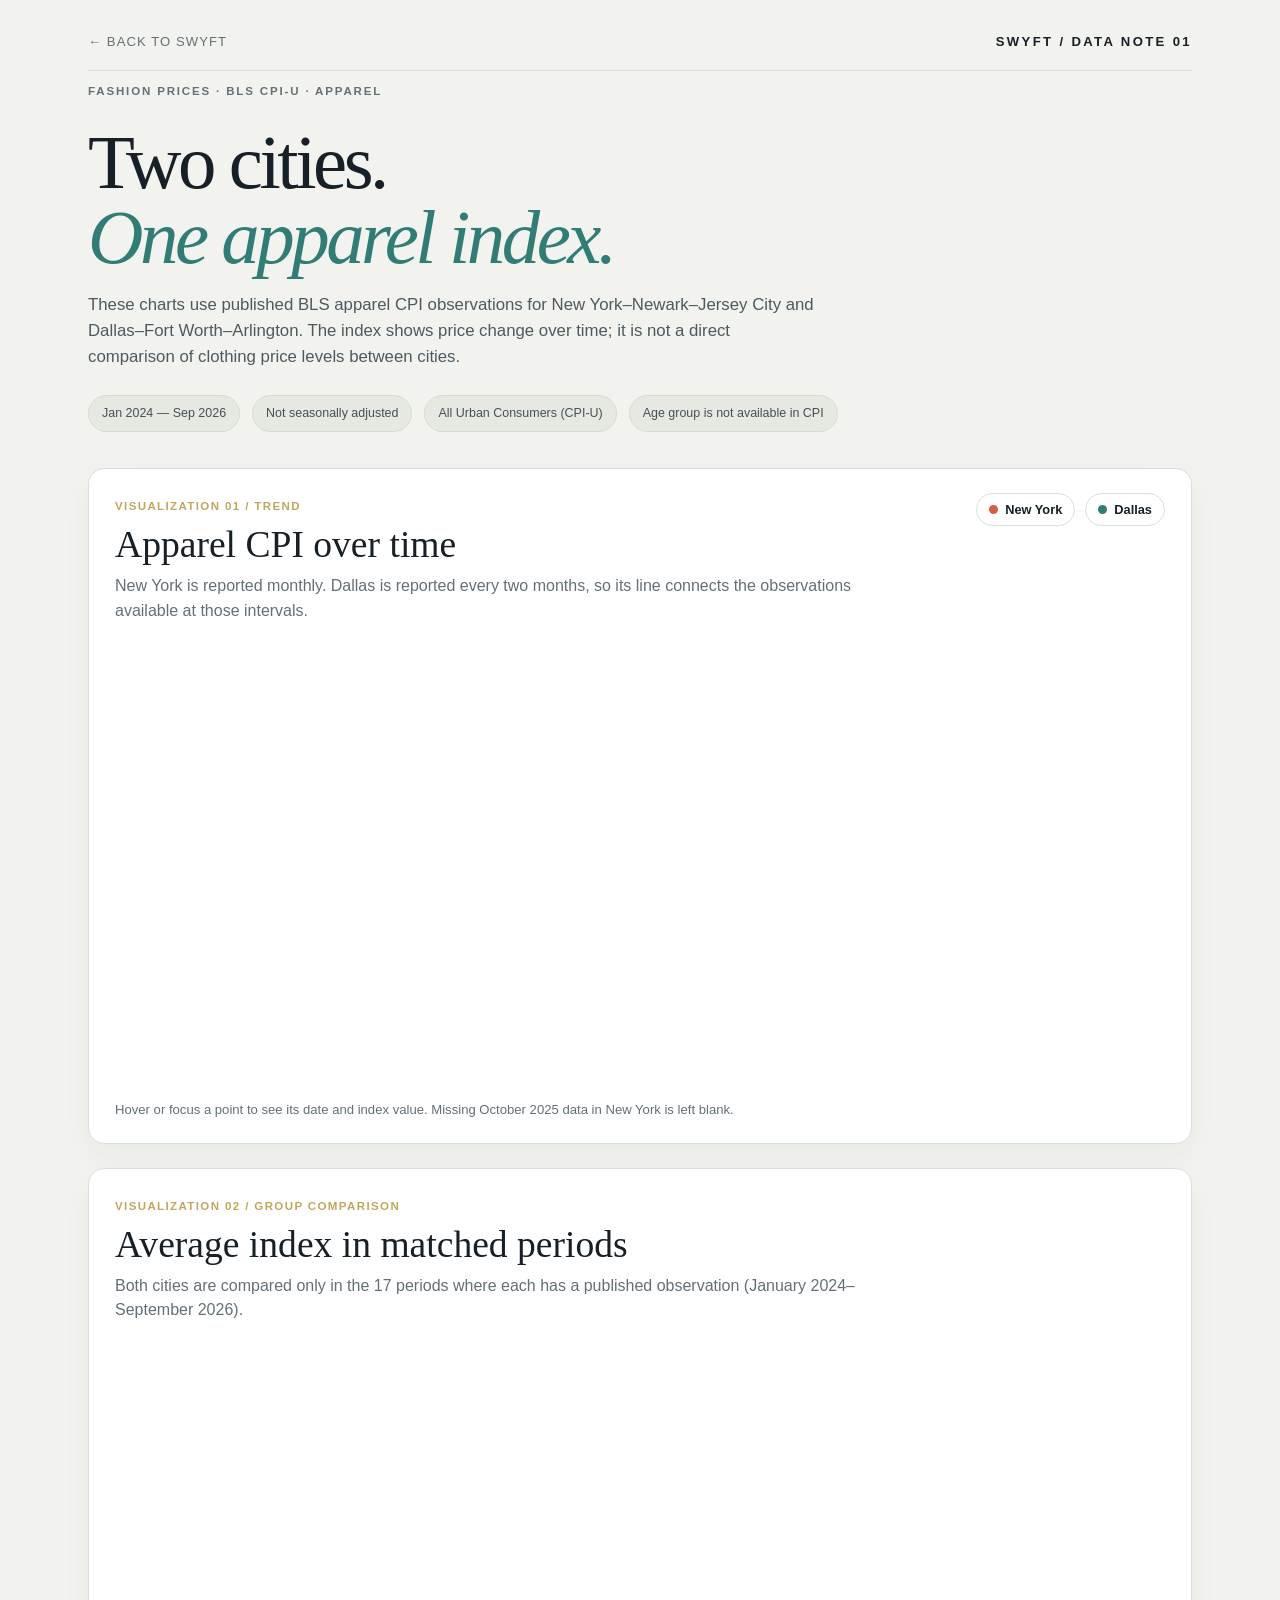
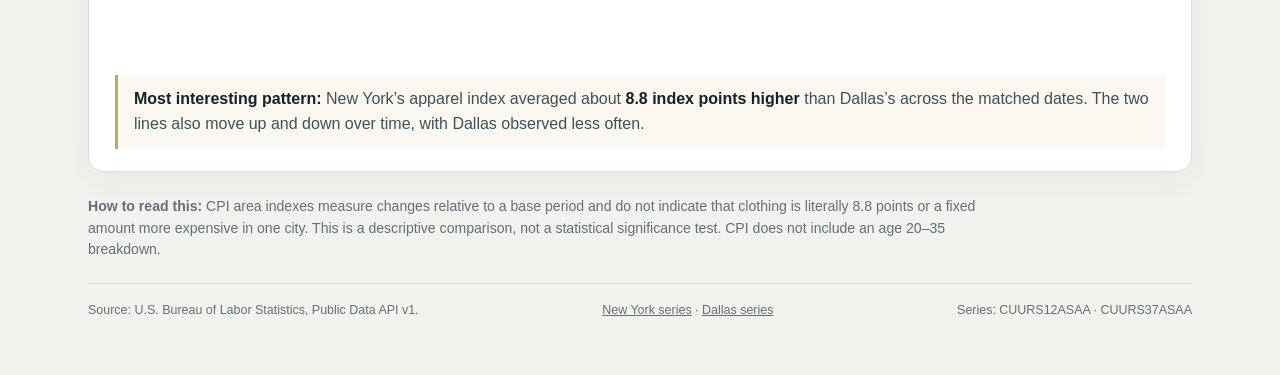
<file: cpi-visualizations.html>
<!doctype html>
<html lang="en">
<head>
  <meta charset="utf-8">
  <meta name="viewport" content="width=device-width, initial-scale=1">
  <meta name="description" content="Two charts comparing BLS apparel CPI observations for New York and Dallas, 2024–2026.">
  <title>Apparel CPI / New York + Dallas</title>
  <style>
    :root{color-scheme:light;--ink:#172026;--muted:#627078;--paper:#f2f3ee;--card:#fff;--line:#d9dfdc;--ny:#d35e42;--dal:#317c74;--accent:#c2a65f}
    *{box-sizing:border-box}
    body{margin:0;background:var(--paper);color:var(--ink);font:16px/1.55 "Segoe UI",Arial,sans-serif}
    a{color:inherit}
    .shell{max-width:1160px;margin:auto;padding:30px 28px 54px}
    header{display:flex;justify-content:space-between;align-items:center;border-bottom:1px solid var(--line);padding:2px 0 18px}
    .back{font-size:.82rem;letter-spacing:.08em;text-decoration:none;text-transform:uppercase;color:var(--muted)}
    .brand{font-size:.82rem;font-weight:800;letter-spacing:.18em}
    .eyebrow{font-size:.72rem;letter-spacing:.16em;text-transform:uppercase;color:var(--muted);font-weight:700}
    h1{font:500 clamp(2.5rem,6vw,5rem)/.98 Georgia,serif;letter-spacing:-.045em;margin:24px 0 16px;max-width:850px}
    h1 em{color:var(--dal);font-weight:400}
    .intro{max-width:730px;color:#4c5a60;font-size:1.05rem}
    .summary{display:flex;flex-wrap:wrap;gap:12px;margin:25px 0 36px}
    .pill{background:#e6e9e2;border:1px solid #d6dcd3;border-radius:30px;padding:8px 13px;font-size:.78rem;color:#435058}
    .viz{background:var(--card);border:1px solid var(--line);border-radius:16px;padding:24px 26px 22px;margin:20px 0 24px;box-shadow:0 12px 30px rgba(32,45,45,.045)}
    .viz-head{display:flex;gap:24px;justify-content:space-between;align-items:flex-start}
    .viz-number{color:var(--accent);font-weight:800;letter-spacing:.12em;font-size:.72rem}
    h2{font:500 clamp(1.6rem,3vw,2.35rem)/1.12 Georgia,serif;margin:6px 0 8px}
    .sub{color:var(--muted);margin:0;max-width:760px}
    .chart-wrap{width:100%;overflow-x:auto;margin-top:17px}
    svg{display:block;width:100%;min-width:700px;height:auto;overflow:visible}
    .axis{stroke:#acb8b5;stroke-width:1}
    .grid{stroke:#e5e9e5;stroke-width:1}
    .tick-label{fill:#69767b;font:12px "Segoe UI",Arial,sans-serif}
    .axis-label{fill:#49575d;font:12px "Segoe UI",Arial,sans-serif}
    .series-ny{stroke:var(--ny);fill:var(--ny)}
    .series-dal{stroke:var(--dal);fill:var(--dal)}
    .trend-line{fill:none;stroke-width:3;stroke-linecap:round;stroke-linejoin:round}
    .marker{stroke:#fff;stroke-width:1.5;cursor:help}
    .controls{display:flex;gap:10px;flex-wrap:wrap;justify-content:flex-end}
    .toggle{border:1px solid var(--line);background:#fff;border-radius:28px;padding:8px 12px;font:600 .8rem "Segoe UI",Arial,sans-serif;cursor:pointer;color:var(--ink)}
    .toggle[aria-pressed="false"]{opacity:.48;text-decoration:line-through}
    .dot{display:inline-block;width:9px;height:9px;border-radius:50%;margin-right:7px}
    .ny-dot{background:var(--ny)}.dal-dot{background:var(--dal)}
    .chart-note{font-size:.82rem;color:var(--muted);margin:8px 0 0}
    .means{font:12px "Segoe UI",Arial,sans-serif;fill:var(--ink)}
    .callout{fill:#f6f0dc;stroke:#e7d9aa}
    .insight{border-left:3px solid var(--accent);padding:12px 16px;margin:20px 0 0;color:#405057;background:#faf8f0}
    .insight strong{color:var(--ink)}
    .caveat{font-size:.88rem;color:var(--muted);max-width:900px;margin:22px 0}
    footer{border-top:1px solid var(--line);padding-top:17px;color:var(--muted);font-size:.78rem;display:flex;gap:14px;justify-content:space-between;flex-wrap:wrap}
    @media(max-width:700px){.shell{padding:18px 15px 35px}.viz{padding:18px 14px}.viz-head{display:block}.controls{justify-content:flex-start;margin-top:14px}.summary{margin-bottom:24px}}
    @media print{body{background:#fff}.shell{max-width:none;padding:0}.viz{box-shadow:none;break-inside:avoid}.toggle,.back{display:none}}
  </style>
</head>
<body>
  <main class="shell">
    <header><a class="back" href="index.html">← Back to Swyft</a><span class="brand">SWYFT / DATA NOTE 01</span></header>
    <p class="eyebrow">Fashion prices · BLS CPI-U · Apparel</p>
    <h1>Two cities.<br><em>One apparel index.</em></h1>
    <p class="intro">These charts use published BLS apparel CPI observations for New York–Newark–Jersey City and Dallas–Fort Worth–Arlington. The index shows price change over time; it is not a direct comparison of clothing price levels between cities.</p>
    <div class="summary" aria-label="Data summary">
      <span class="pill">Jan 2024 — Sep 2026</span><span class="pill">Not seasonally adjusted</span><span class="pill">All Urban Consumers (CPI-U)</span><span class="pill">Age group is not available in CPI</span>
    </div>

    <section class="viz" aria-labelledby="trend-heading">
      <div class="viz-head">
        <div><span class="viz-number">VISUALIZATION 01 / TREND</span><h2 id="trend-heading">Apparel CPI over time</h2><p class="sub">New York is reported monthly. Dallas is reported every two months, so its line connects the observations available at those intervals.</p></div>
        <div class="controls" aria-label="Toggle chart series">
          <button class="toggle" id="toggle-ny" aria-pressed="true"><span class="dot ny-dot"></span>New York</button>
          <button class="toggle" id="toggle-dal" aria-pressed="true"><span class="dot dal-dot"></span>Dallas</button>
        </div>
      </div>
      <div class="chart-wrap"><svg id="trend-chart" viewBox="0 0 1000 430" role="img" aria-labelledby="trend-title trend-desc"><title id="trend-title">Apparel CPI trend for New York and Dallas, January 2024 to September 2026</title><desc id="trend-desc">Interactive line chart. Use the buttons to show or hide either metro area.</desc></svg></div>
      <p class="chart-note">Hover or focus a point to see its date and index value. Missing October 2025 data in New York is left blank.</p>
    </section>

    <section class="viz" aria-labelledby="means-heading">
      <span class="viz-number">VISUALIZATION 02 / GROUP COMPARISON</span>
      <h2 id="means-heading">Average index in matched periods</h2>
      <p class="sub">Both cities are compared only in the 17 periods where each has a published observation (January 2024–September 2026).</p>
      <div class="chart-wrap"><svg id="means-chart" viewBox="0 0 1000 300" role="img" aria-labelledby="means-title means-desc"><title id="means-title">Mean apparel CPI in matched observation periods</title><desc id="means-desc">The New York mean is 130.671. The Dallas mean is 121.868. The difference is 8.803 index points.</desc></svg></div>
      <p class="insight"><strong>Most interesting pattern:</strong> New York’s apparel index averaged about <strong>8.8 index points higher</strong> than Dallas’s across the matched dates. The two lines also move up and down over time, with Dallas observed less often.</p>
    </section>

    <p class="caveat"><strong>How to read this:</strong> CPI area indexes measure changes relative to a base period and do not indicate that clothing is literally 8.8 points or a fixed amount more expensive in one city. This is a descriptive comparison, not a statistical significance test. CPI does not include an age 20–35 breakdown.</p>
    <footer>
      <span>Source: U.S. Bureau of Labor Statistics, Public Data API v1.</span>
      <span><a href="https://api.bls.gov/publicAPI/v1/timeseries/data/CUURS12ASAA">New York series</a> · <a href="https://api.bls.gov/publicAPI/v1/timeseries/data/CUURS37ASAA">Dallas series</a></span>
      <span>Series: CUURS12ASAA · CUURS37ASAA</span>
    </footer>
  </main>
<script>
const ny = [
["2024-01",131.085],["2024-02",130.345],["2024-03",133.315],["2024-04",132.696],["2024-05",132.355],["2024-06",132.820],["2024-07",126.531],["2024-08",133.004],["2024-09",139.802],["2024-10",132.590],["2024-11",125.464],["2024-12",121.950],
["2025-01",129.782],["2025-02",129.286],["2025-03",132.198],["2025-04",130.240],["2025-05",128.713],["2025-06",128.135],["2025-07",126.530],["2025-08",128.367],["2025-09",133.757],["2025-11",123.090],["2025-12",123.775],
["2026-01",128.471],["2026-02",131.946],["2026-03",133.621],["2026-04",131.944],["2026-05",132.675],["2026-06",129.505],["2026-07",127.149],["2026-08",134.341],["2026-09",136.869]
];
const dallas = [
["2024-01",118.180],["2024-03",120.598],["2024-05",118.404],["2024-07",118.153],["2024-09",128.414],["2024-11",116.840],
["2025-01",116.894],["2025-03",124.156],["2025-05",125.530],["2025-07",122.590],["2025-09",126.838],["2025-11",114.623],
["2026-01",115.303],["2026-03",128.043],["2026-05",128.720],["2026-07",121.643],["2026-09",126.834]
];
const svgNS="http://www.w3.org/2000/svg";
const trend=document.getElementById("trend-chart");
const W=1000,H=430,L=75,R=28,T=30,B=58, ymin=110,ymax=145;
const start=new Date(Date.UTC(2024,0,1)), end=new Date(Date.UTC(2026,8,1));
function el(name,attrs,text){const n=document.createElementNS(svgNS,name);Object.keys(attrs||{}).forEach(k=>n.setAttribute(k,attrs[k]));if(text!==undefined)n.textContent=text;return n}
function dateX(key){const parts=key.split("-").map(Number);const d=new Date(Date.UTC(parts[0],parts[1]-1,1));return L+(d-start)/(end-start)*(W-L-R)}
function valueY(v){return T+(ymax-v)/(ymax-ymin)*(H-T-B)}
[110,115,120,125,130,135,140,145].forEach(v=>{const y=valueY(v);trend.append(el("line",{x1:L,y1:y,x2:W-R,y2:y,class:"grid"}));trend.append(el("text",{x:L-12,y:y+4,"text-anchor":"end",class:"tick-label"},String(v)))});
trend.append(el("line",{x1:L,y1:T,x2:L,y2:H-B,class:"axis"}));trend.append(el("line",{x1:L,y1:H-B,x2:W-R,y2:H-B,class:"axis"}));
const months=["Jan","Apr","Jul","Oct"];
for(let y=2024;y<=2026;y++){months.forEach((m,i)=>{const month=i*3;if(y===2026&&month>6)return;const key=y+"-"+String(month+1).padStart(2,"0");const x=dateX(key);trend.append(el("line",{x1:x,y1:H-B,x2:x,y2:H-B+5,class:"axis"}));trend.append(el("text",{x:x,y:H-B+23,"text-anchor":"middle",class:"tick-label"},m+" "+String(y).slice(2)))})}
trend.append(el("text",{x:20,y:(H-B+T)/2,transform:"rotate(-90 20 "+((H-B+T)/2)+")","text-anchor":"middle",class:"axis-label"},"CPI index (1982–84 = 100)"));
function seriesGroup(data,cls,label){const g=el("g",{class:"series-layer "+cls,"aria-label":label});const path=data.map((p,i)=>(i?"L":"M")+dateX(p[0]).toFixed(2)+" "+valueY(p[1]).toFixed(2)).join(" ");g.append(el("path",{d:path,class:"trend-line "+cls}));data.forEach(p=>{const c=el("circle",{cx:dateX(p[0]),cy:valueY(p[1]),r:4.5,class:"marker "+cls,tabindex:"0"});c.append(el("title",{},label+" · "+p[0]+" · "+p[1].toFixed(3)));g.append(c)});return g}
trend.append(seriesGroup(ny,"series-ny","New York"));trend.append(seriesGroup(dallas,"series-dal","Dallas"));
function setVisible(id,cls){const b=document.getElementById(id);b.addEventListener("click",()=>{const show=b.getAttribute("aria-pressed")!=="true";b.setAttribute("aria-pressed",String(show));trend.querySelectorAll("."+cls).forEach(n=>n.closest(".series-layer").style.display=show?"":"none")})}
setVisible("toggle-ny","series-ny");setVisible("toggle-dal","series-dal");

const means=document.getElementById("means-chart");
const left=215,right=905,base=110,top=55,bottom=225;
function mx(v){return left+(v-base)/(140-base)*(right-left)}
[110,115,120,125,130,135,140].forEach(v=>{const x=mx(v);means.append(el("line",{x1:x,y1:top,x2:x,y2:bottom,class:"grid"}));means.append(el("text",{x:x,y:bottom+25,"text-anchor":"middle",class:"tick-label"},String(v)))});
means.append(el("line",{x1:left,y1:bottom,x2:right,y2:bottom,class:"axis"}));
means.append(el("text",{x:30,y:103,class:"axis-label"},"Dallas"));means.append(el("text",{x:30,y:183,class:"axis-label"},"New York"));
const dMean=121.868, nMean=130.671, yD=100,yN=180;
means.append(el("line",{x1:mx(dMean),y1:yD,x2:mx(nMean),y2:yN,stroke:"#c2a65f","stroke-width":"3"}));
[[dMean,yD,"series-dal","121.868"],[nMean,yN,"series-ny","130.671"]].forEach(p=>{means.append(el("circle",{cx:mx(p[0]),cy:p[1],r:9,class:"marker "+p[2]}));means.append(el("text",{x:mx(p[0])+14,y:p[1]+5,class:"means"},p[3]))});
const box=el("rect",{x:mx(dMean)+5,y:122,width:150,height:30,rx:15,class:"callout"});means.append(box);means.append(el("text",{x:mx(dMean)+80,y:142,"text-anchor":"middle",class:"means"},"+8.803 index points"));
means.append(el("text",{x:(left+right)/2,y:280,"text-anchor":"middle",class:"axis-label"},"Matched-period mean apparel CPI (index points; axis begins at 110)"));
</script>
</body>
</html>
</file>
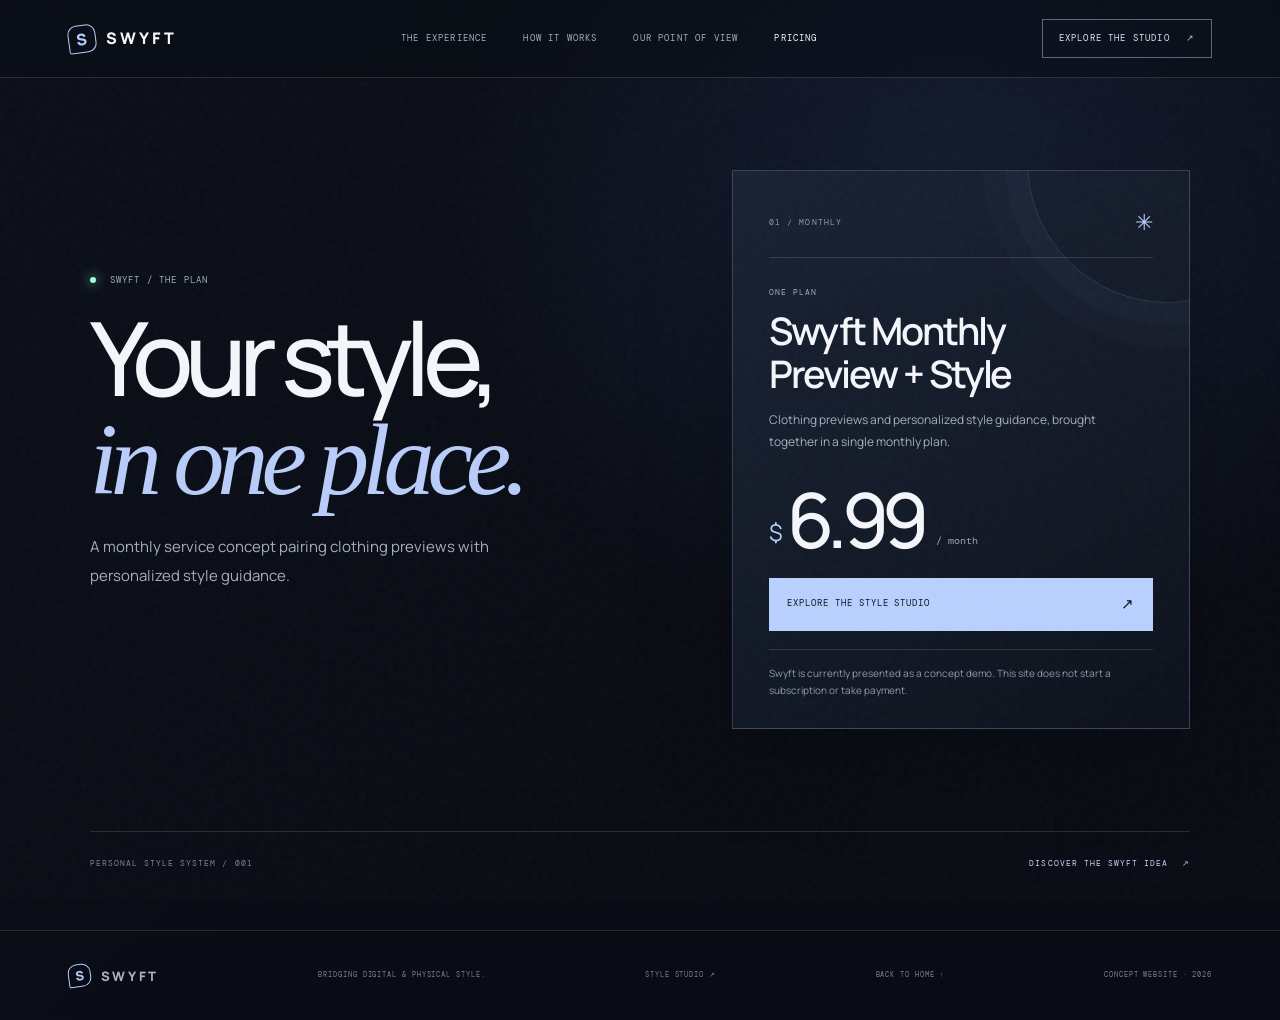
<file: pricing.html>
<!doctype html>
<html lang="en">
<head>
  <meta charset="utf-8">
  <meta name="viewport" content="width=device-width, initial-scale=1">
  <meta name="theme-color" content="#080b12">
  <meta name="description" content="Explore Swyft Monthly Preview + Style, the $6.99 per month plan for clothing previews and personalized style guidance.">
  <title>Pricing — Swyft</title>
  <link rel="preconnect" href="https://fonts.googleapis.com">
  <link rel="preconnect" href="https://fonts.gstatic.com" crossorigin>
  <link href="https://fonts.googleapis.com/css2?family=DM+Mono:wght@400;500&family=Manrope:wght@400;500;600;700;800&display=swap" rel="stylesheet">
  <link rel="stylesheet" href="styles.css">
</head>
<body class="pricing-page">
  <div class="page-grain" aria-hidden="true"></div>
  <header class="site-header" id="top">
    <a class="wordmark" href="index.html#top" aria-label="Swyft home"><span class="mark">S</span><span>SWYFT</span></a>
    <nav class="desktop-nav" aria-label="Main navigation">
      <a href="index.html#experience">THE EXPERIENCE</a>
      <a href="index.html#how-it-works">HOW IT WORKS</a>
      <a href="index.html#audience">OUR POINT OF VIEW</a>
      <a href="pricing.html" aria-current="page">PRICING</a>
    </nav>
    <a class="nav-cta" href="index.html#studio">EXPLORE THE STUDIO <span aria-hidden="true">↗</span></a>
    <button class="menu-toggle" type="button" aria-label="Open menu" aria-expanded="false"><span></span><span></span></button>
  </header>

  <main>
    <section class="pricing-hero" aria-labelledby="pricing-title">
      <div class="pricing-intro">
        <p class="eyebrow"><span class="live-dot"></span> SWYFT / THE PLAN</p>
        <h1 id="pricing-title">Your style,<br><em>in one place.</em></h1>
        <p class="pricing-lede">A monthly service concept pairing clothing previews with personalized style guidance.</p>
      </div>

      <article class="plan-card" aria-labelledby="plan-name">
        <div class="plan-card-top">
          <span class="plan-index">01 / MONTHLY</span>
          <span class="plan-mark" aria-hidden="true">✳</span>
        </div>
        <p class="eyebrow">ONE PLAN</p>
        <h2 id="plan-name">Swyft Monthly<br>Preview + Style</h2>
        <p class="plan-description">Clothing previews and personalized style guidance, brought together in a single monthly plan.</p>
        <div class="plan-price" aria-label="6 dollars and 99 cents per month">
          <span class="currency">$</span><span class="amount">6.99</span><span class="period">/ month</span>
        </div>
        <a class="button button-primary plan-cta" href="index.html#studio">EXPLORE THE STYLE STUDIO <span aria-hidden="true">↗</span></a>
        <p class="plan-note">Swyft is currently presented as a concept demo. This site does not start a subscription or take payment.</p>
      </article>

      <div class="pricing-footline"><span>PERSONAL STYLE SYSTEM / 001</span><a href="index.html#experience">DISCOVER THE SWYFT IDEA <span aria-hidden="true">↗</span></a></div>
    </section>
  </main>

  <footer class="site-footer">
    <a class="wordmark" href="index.html#top"><span class="mark">S</span><span>SWYFT</span></a>
    <p>BRIDGING DIGITAL & PHYSICAL STYLE.</p>
    <a href="index.html#studio">STYLE STUDIO ↗</a>
    <a href="index.html#top">BACK TO HOME ↑</a>
    <small>CONCEPT WEBSITE · 2026</small>
  </footer>
  <script>
    const menuButton = document.querySelector('.menu-toggle');
    const navigation = document.querySelector('.desktop-nav');
    menuButton.addEventListener('click', () => {
      const isOpen = menuButton.getAttribute('aria-expanded') === 'true';
      menuButton.setAttribute('aria-expanded', String(!isOpen));
      menuButton.setAttribute('aria-label', isOpen ? 'Open menu' : 'Close menu');
      navigation.classList.toggle('open', !isOpen);
    });
    navigation.querySelectorAll('a').forEach(link => link.addEventListener('click', () => {
      menuButton.setAttribute('aria-expanded', 'false');
      menuButton.setAttribute('aria-label', 'Open menu');
      navigation.classList.remove('open');
    }));
  </script>
</body>
</html>
</file>
<file: styles.css>
:root{--ink:#090c14;--ink-2:#111723;--paper:#f2f3f4;--muted:#8b94a5;--line:rgba(255,255,255,.13);--blue:#9bc8ff;--electric:#548bff;--lilac:#b8a8ff;--mint:#b8ffe1;--mono:"DM Mono",monospace;--sans:"Manrope",Arial,sans-serif}*{box-sizing:border-box}html{scroll-behavior:smooth}body{margin:0;background:var(--ink);color:#f4f6fa;font-family:var(--sans);font-size:15px;line-height:1.55;overflow-x:hidden}a{color:inherit;text-decoration:none}button,select{font:inherit}.page-grain{position:fixed;inset:0;pointer-events:none;z-index:20;opacity:.045;background-image:url("data:image/svg+xml,%3Csvg viewBox='0 0 180 180' xmlns='http://www.w3.org/2000/svg'%3E%3Cfilter id='n'%3E%3CfeTurbulence type='fractalNoise' baseFrequency='.9' numOctaves='3' stitchTiles='stitch'/%3E%3C/filter%3E%3Crect width='100%25' height='100%25' filter='url(%23n)' opacity='.65'/%3E%3C/svg%3E")}.site-header{height:78px;padding:0 5.3vw;display:flex;align-items:center;justify-content:space-between;border-bottom:1px solid var(--line);position:absolute;top:0;left:0;width:100%;z-index:30;background:rgba(9,12,20,.42);backdrop-filter:blur(16px)}.wordmark{display:inline-flex;align-items:center;gap:10px;font-size:16px;font-weight:800;letter-spacing:.2em}.mark{width:28px;height:28px;border:1px solid #b3ceff;border-radius:9px 9px 9px 2px;display:grid;place-items:center;color:#b3ceff;font-size:16px;letter-spacing:0;transform:rotate(-8deg)}.desktop-nav{display:flex;align-items:center;gap:36px}.desktop-nav a,.nav-cta,.eyebrow,.section-kicker,.hero-bottomline,.hero-caption,.art-index,.feature-num,.step-no,.step-foot,.form-label,.form-footnote,.preview-top,.preview-footer,.site-footer>p,.site-footer>a:not(.wordmark),.site-footer small,.closing-code{font-family:var(--mono);font-size:9px;letter-spacing:.13em}.desktop-nav a{color:#a5adbb;transition:color .2s}.desktop-nav a:hover,.site-footer a:hover{color:white}.nav-cta{border:1px solid rgba(185,208,255,.45);padding:12px 16px;color:#dbe7ff}.nav-cta span{padding-left:10px;color:var(--blue)}.menu-toggle{display:none}.hero{position:relative;min-height:780px;padding:160px 5.3vw 66px;display:grid;grid-template-columns:.85fr 1.15fr;align-items:center;gap:4vw;background:radial-gradient(ellipse at 76% 34%,rgba(58,89,157,.2),transparent 39%),radial-gradient(ellipse at 12% 90%,rgba(40,52,87,.25),transparent 38%),linear-gradient(115deg,#0b0f19,#090c14 68%);overflow:hidden}.hero:after{content:"";position:absolute;inset:0;pointer-events:none;background:linear-gradient(110deg,transparent 50%,rgba(255,255,255,.018) 50.1%,transparent 50.3%)}.hero-copy{z-index:2;padding:0 0 35px;max-width:560px}.eyebrow{color:#9eabc2;margin:0 0 20px}.live-dot{display:inline-block;width:6px;height:6px;background:#a1ffd9;border-radius:50%;box-shadow:0 0 12px #78ffc8;margin-right:8px}.hero h1{font-size:clamp(58px,7vw,104px);line-height:.98;letter-spacing:-.075em;font-weight:500;margin:0 0 29px}.hero h1 em,.section-heading h2 em,.studio-heading h2 em,.closing-cta h2 em{font-family:Georgia,serif;font-weight:400;letter-spacing:-.07em;color:#b9cdfa}.hero-intro{max-width:390px;color:#a6afbe;font-size:15px;line-height:1.9}.hero-actions{display:flex;align-items:center;gap:26px;margin-top:31px}.button{display:inline-flex;align-items:center;justify-content:space-between;gap:24px;padding:15px 18px;font-family:var(--mono);font-size:9px;letter-spacing:.11em;border:0;cursor:pointer;transition:transform .2s,background .2s}.button:hover{transform:translateY(-2px)}.button-primary{background:#b9d1ff;color:#0d1420}.button-primary span{font-size:15px}.text-link{font-family:var(--mono);font-size:9px;letter-spacing:.1em;color:#d9e0ed}.text-link span{color:var(--blue);margin-left:8px}.hero-proof{display:flex;align-items:center;gap:12px;margin-top:58px;color:#8f9bad;font-size:10px}.avatar-stack{display:flex;padding-left:3px}.avatar-stack i{width:24px;height:24px;margin-left:-3px;border:1px solid #232b3a;border-radius:50%;display:grid;place-items:center;background:linear-gradient(145deg,#c3a998,#4f657b);font-size:8px;color:white;font-style:normal}.avatar-stack i:nth-child(2){background:linear-gradient(140deg,#dda5a0,#454e67)}.avatar-stack i:nth-child(3){background:linear-gradient(140deg,#9b8dd1,#33425c)}.hero-art{position:relative;height:min(590px,66vw);min-height:470px;border:1px solid rgba(193,211,245,.17);overflow:hidden;background:radial-gradient(ellipse at 55% 50%,rgba(105,139,205,.22),transparent 43%),linear-gradient(145deg,#161f30,#0d121c 54%,#171d2b);isolation:isolate}.hero-image{position:absolute;inset:30px 10% 0;background-image:linear-gradient(0deg,#101521 0%,transparent 44%),url("https://images.unsplash.com/photo-1534528741775-53994a69daeb?auto=format&fit=crop&w=1100&q=85");background-size:cover;background-position:center 29%;mix-blend-mode:screen;opacity:.77;mask-image:linear-gradient(180deg,black 60%,transparent 100%);filter:saturate(.68) contrast(1.05)}.orbit{position:absolute;border:1px solid rgba(170,198,255,.16);border-radius:50%;z-index:-1}.orbit-one{width:82%;height:120%;left:14%;top:-9%;transform:rotate(27deg)}.orbit-two{width:62%;height:130%;left:25%;top:-18%;transform:rotate(-25deg)}.scan-line{position:absolute;top:37%;left:0;width:100%;height:1px;background:linear-gradient(90deg,transparent,rgba(149,194,255,.7),transparent);box-shadow:0 0 20px 2px rgba(109,157,246,.34)}.hero-label{position:absolute;z-index:3;background:rgba(11,16,27,.7);backdrop-filter:blur(14px);border:1px solid rgba(211,225,255,.17);display:flex;align-items:center;gap:12px;padding:13px 15px}.hero-label b,.hero-label small{display:block}.hero-label b{font-family:var(--mono);font-size:8px;letter-spacing:.12em}.hero-label small{font-family:var(--mono);font-size:7px;letter-spacing:.1em;color:#8e9ab1;margin-top:4px}.label-top{top:14%;left:5%}.label-bottom{bottom:16%;right:5%}.tiny-icon{font-size:20px;color:#b7d1ff}.signal{font-size:6px;color:#91e2cb;letter-spacing:2px;margin-left:10px}.label-check{width:23px;height:23px;border:1px solid #99ffd8;color:#99ffd8;display:grid;place-items:center;border-radius:50%;font-size:12px}.arrow-chip{border-left:1px solid var(--line);padding-left:14px;color:var(--blue)}.hero-caption{position:absolute;bottom:14px;left:17px;right:17px;display:flex;justify-content:space-between;color:#8190a7;font-size:8px}.floating-tag{position:absolute;right:6%;top:27%;font-family:var(--mono);font-size:9px;line-height:1.5;letter-spacing:.15em;color:#adbbd3;text-align:right}.floating-tag strong{font-weight:400;color:white}.hero-bottomline{position:absolute;bottom:25px;left:5.3vw;right:5.3vw;display:flex;justify-content:space-between;color:#738096;font-size:8px;z-index:3}.section-pad{padding:125px 9vw}.manifesto{background:#f0f2f5;color:#111722;position:relative}.section-kicker{display:flex;gap:16px;align-items:center;color:#788292}.section-kicker span:first-child{color:#333d4d}.manifesto-grid{display:grid;grid-template-columns:1.4fr .6fr;gap:9vw;align-items:end;margin-top:68px}.manifesto h2,.how-top h2,.audience-copy h2{font-size:clamp(48px,6vw,80px);letter-spacing:-.075em;line-height:1.03;font-weight:500;margin:0}.manifesto h2 span{font-family:Georgia,serif;font-style:italic;color:#7188ad}.manifesto-copy .eyebrow{color:#7b8593}.manifesto-copy>p:not(.eyebrow){font-size:14px;color:#596371;line-height:1.9;margin:0 0 25px}.underlined-link{display:inline-flex;gap:18px;border-bottom:1px solid #8b96a6;padding-bottom:8px;font-family:var(--mono);font-size:9px;letter-spacing:.12em}.underlined-link span{color:#4d73ae}.manifesto-note{margin-top:80px;border-top:1px solid #d1d6dd;padding-top:19px;display:grid;grid-template-columns:30px 150px 1fr;align-items:start;gap:10px}.note-icon{color:#7188ad;font-size:18px}.manifesto-note>span:nth-child(2){font-family:var(--mono);font-size:9px;letter-spacing:.13em;color:#77818f;padding-top:5px}.manifesto-note p{margin:0;font-family:Georgia,serif;font-size:clamp(17px,2vw,24px);line-height:1.5;max-width:700px;color:#343d49}.feature-section{background:#0d111a;padding-top:130px;padding-bottom:140px}.section-heading{display:grid;grid-template-columns:1fr 1fr;grid-template-rows:auto 1fr;column-gap:25px}.section-heading .section-kicker{grid-column:1/-1;margin-bottom:55px}.section-heading .eyebrow{grid-column:1;grid-row:2;color:#8390a2;margin:8px 0 13px}.section-heading h2{grid-column:2;grid-row:2;font-size:clamp(54px,6.5vw,86px);font-weight:500;letter-spacing:-.08em;line-height:.98;margin:0}.feature-grid{display:grid;grid-template-columns:1.28fr 1fr 1fr;gap:20px;margin-top:56px}.feature-card{min-width:0}.feature-art{height:320px;position:relative;overflow:hidden;border:1px solid rgba(255,255,255,.1);background:#151d2a}.feature-large .feature-art{height:390px}.fit-art{background:radial-gradient(circle at 55% 40%,rgba(108,149,228,.34),transparent 45%),linear-gradient(135deg,#1b2942,#0e1420)}.fit-ring{position:absolute;left:24%;top:9%;width:53%;height:90%;border:1px solid rgba(171,203,255,.35);border-radius:50%;transform:rotate(15deg)}.fit-person{position:absolute;left:40%;top:13%;width:38%;height:92%;background:linear-gradient(90deg,rgba(216,176,151,.2),rgba(191,202,220,.8) 25%,rgba(107,133,180,.7) 70%,rgba(31,45,70,.3));clip-path:polygon(43% 0,59% 2%,68% 9%,77% 13%,84% 25%,100% 35%,89% 45%,78% 37%,79% 100%,15% 100%,23% 41%,5% 57%,0 48%,22% 28%,28% 12%);filter:drop-shadow(0 0 22px rgba(157,188,255,.2))}.fit-person span{position:absolute;left:34%;top:15%;height:18%;width:25%;border-radius:45%;background:#b98e79}.fit-badge{position:absolute;top:16%;left:8%;border:1px solid rgba(213,227,255,.3);padding:12px;background:rgba(11,15,23,.67);display:grid;grid-template-columns:28px 1fr;gap:6px;align-items:center}.fit-badge>span{grid-row:span 2;color:var(--blue);font-size:20px}.fit-badge b{font-family:var(--mono);font-size:8px;letter-spacing:.1em}.fit-badge small{font-family:var(--mono);font-size:6px;color:#a9b5c9;grid-column:2}.advice-art{background:radial-gradient(ellipse at 60% 15%,#344b70,transparent 55%),#111823;display:grid;place-items:center}.advice-window{width:76%;padding:17px 18px 20px;border:1px solid rgba(188,208,245,.25);background:rgba(10,14,22,.74);box-shadow:0 15px 60px #080a10}.window-top{display:flex;align-items:center;gap:4px;border-bottom:1px solid var(--line);padding-bottom:11px}.window-top span{width:5px;height:5px;background:#8198bd;border-radius:50%}.window-top span:nth-child(2){background:#a9a2d3}.window-top span:nth-child(3){background:#8ccab5}.window-top b{font:7px var(--mono);color:#8c9bb1;margin-left:8px;letter-spacing:.08em}.advice-window>p{font:8px var(--mono);letter-spacing:.12em;color:#cbd7ec;margin:18px 0 14px}.style-line{display:grid;grid-template-columns:24px 1fr;align-items:center;gap:3px 9px;padding:9px 0;border-top:1px solid rgba(255,255,255,.07)}.style-line b{font:7px var(--mono);letter-spacing:.1em}.style-line small{grid-column:2;font:6px var(--mono);color:#7e8ba1;letter-spacing:.08em}.swatch{width:20px;height:20px;border-radius:50%;grid-row:span 2}.swatch-blue{background:linear-gradient(135deg,#bdd9ff,#4d6c9d)}.swatch-sand{background:linear-gradient(135deg,#eee1cd,#977c61)}.style-score{display:flex;justify-content:space-between;align-items:center;margin-top:12px;padding-top:10px;border-top:1px solid var(--line);font:7px var(--mono);letter-spacing:.1em;color:#8b9bb5}.style-score strong{font:20px var(--sans);color:#b7d0ff}.style-score strong small{font-size:9px}.detail-art{background:linear-gradient(145deg,#191926,#111420)}.detail-sphere{position:absolute;border-radius:50%;filter:blur(1px)}.sphere-a{width:200px;height:200px;right:-30px;top:-44px;background:radial-gradient(circle at 35% 35%,#d5c4ff,#71619a 40%,transparent 69%);opacity:.72}.sphere-b{width:170px;height:170px;left:-40px;bottom:-60px;background:radial-gradient(circle at 35% 35%,#b8d6ff,#4a6798 40%,transparent 70%);opacity:.65}.detail-card{position:absolute;left:12%;top:23%;width:75%;height:58%;padding:20px;border:1px solid rgba(230,232,255,.34);background:linear-gradient(135deg,rgba(30,34,50,.82),rgba(28,27,41,.35));backdrop-filter:blur(12px);display:flex;flex-direction:column;justify-content:space-between;transform:rotate(-4deg)}.detail-card>span,.detail-card small{font:7px var(--mono);letter-spacing:.13em;color:#bec3d4}.detail-card strong{font-size:28px;line-height:1.1;letter-spacing:-.06em;font-weight:500}.detail-rule{width:35px;height:1px;background:#b3caff}.art-index{position:absolute;bottom:15px;left:16px;color:#8a96aa;font-size:7px}.feature-info{display:grid;grid-template-columns:22px 1fr 18px;gap:9px;padding:18px 2px 0;align-items:start}.feature-num{color:#8793a7;font-size:8px}.feature-info h3{margin:0 0 7px;font-size:17px;font-weight:600;letter-spacing:-.04em}.feature-info p{margin:0;color:#9ca6b5;font-size:12px;line-height:1.75;max-width:310px}.feature-arrow{color:#9cbcff}.how-section{background:#e6e9ef;color:#101722;padding-top:120px;padding-bottom:135px}.how-top{display:flex;align-items:end;justify-content:space-between;gap:50px}.how-top .section-kicker{margin-bottom:52px}.how-top h2{font-size:clamp(50px,6vw,77px)}.how-top h2 span{font-family:Georgia,serif;font-style:italic;color:#7288ac}.how-top>p{color:#667180;max-width:310px;font-size:13px;line-height:1.9;margin-bottom:7px}.steps{display:grid;grid-template-columns:1fr 80px 1fr 80px 1fr;gap:16px;margin-top:76px;align-items:center}.steps article{min-height:230px;border-top:1px solid #bac2ce;padding-top:19px;position:relative}.step-no{color:#8390a0}.step-icon{height:65px;width:65px;display:grid;place-items:center;font-size:32px;color:#50698d;margin:18px 0}.steps h3{font-size:18px;letter-spacing:-.04em;margin:0 0 8px}.steps p{font-size:12px;line-height:1.75;color:#667180;max-width:260px;margin:0}.step-connector{font-family:var(--mono);color:#8392a7;letter-spacing:2px;overflow:hidden;text-align:center;margin-top:-100px}.step-foot{position:absolute;bottom:0;left:0;color:#788494;font-size:7px}.studio-section{padding-top:135px;padding-bottom:140px;background:radial-gradient(ellipse at 83% 39%,rgba(63,88,141,.17),transparent 42%),#0b0f17}.studio-heading{max-width:830px;margin:0 auto 55px;display:grid;grid-template-columns:1fr 1fr;column-gap:40px}.studio-heading .section-kicker{grid-column:1/-1;margin-bottom:54px}.studio-heading .eyebrow{grid-column:1;grid-row:2;margin:0 0 12px;color:#90a0b8}.studio-heading h2{grid-column:1;grid-row:3;font-size:clamp(48px,5.5vw,72px);font-weight:500;letter-spacing:-.08em;line-height:1;margin:0}.studio-heading h2 em{color:#b8caff}.studio-lede{grid-column:2;grid-row:3;align-self:end;color:#a0aabd;max-width:290px;font-size:13px;line-height:1.8;margin:0 0 4px}.studio-card{max-width:1000px;margin:auto;border:1px solid rgba(208,222,251,.15);display:grid;grid-template-columns:.9fr 1.1fr;background:rgba(16,21,31,.8);box-shadow:0 30px 100px rgba(0,0,0,.25)}.studio-form{padding:35px 36px}.form-step{display:flex;gap:15px;align-items:start;margin:0 0 17px}.form-step>span{font:9px var(--mono);color:#9bbaff;padding-top:4px}.form-step h3{font-size:14px;margin:0 0 3px;font-weight:600}.form-step p{font-size:11px;color:#818da0;margin:0}.mood-options{display:grid;grid-template-columns:repeat(3,1fr);gap:7px;margin:0 0 28px}.mood-option{background:#141b27;border:1px solid rgba(208,222,251,.11);color:#aeb9cb;padding:11px 6px;font:8px var(--mono);letter-spacing:.06em;cursor:pointer;transition:.2s}.mood-option span{color:#abc8ff;margin-right:4px}.mood-option:hover,.mood-option.selected{border-color:#9dbaff;color:#fff;background:#1b2940}.color-options{display:flex;gap:9px;margin:0 0 28px}.color-option{padding:4px;border:1px solid transparent;background:transparent;border-radius:50%;cursor:pointer}.color-option.active{border-color:#c3d7ff}.color-option i{width:24px;height:24px;border-radius:50%;display:block;border:1px solid rgba(255,255,255,.2)}.color-blue{background:linear-gradient(135deg,#cfdbf5,#344d78)}.color-sand{background:linear-gradient(135deg,#f0dfc5,#84684b)}.color-lavender{background:linear-gradient(135deg,#e3d2ff,#796bb3)}.color-green{background:linear-gradient(135deg,#c6e2d3,#55765f)}.form-label{display:block;margin:0 0 8px;color:#99a6bb;font-size:8px}.studio-form select{width:100%;border:1px solid rgba(208,222,251,.18);background:#121925;color:#d9e2f1;padding:12px;font-size:11px;margin-bottom:20px;outline:none}.studio-form select:focus{border-color:#9dbaff}.build-button{width:100%;margin-top:2px}.form-footnote{font-size:7px;color:#727e91;letter-spacing:.06em;margin:12px 0 0}.preview-panel{position:relative;border-left:1px solid rgba(208,222,251,.15);padding:18px 20px 14px;display:flex;flex-direction:column;min-height:550px;background:radial-gradient(ellipse at 53% 40%,rgba(96,128,185,.15),transparent 45%),#111722;--accent:#9dbaff}.preview-top,.preview-footer{display:flex;justify-content:space-between;color:#8a98ad;font-size:7px}.preview-status{color:#b2c2d8}.preview-status i{display:inline-block;width:5px;height:5px;border-radius:50%;background:#9bffd9;margin-right:5px;box-shadow:0 0 8px #9bffd9}.preview-visual{height:365px;position:relative;overflow:hidden;flex:1}.preview-halo{position:absolute;width:65%;height:86%;left:16%;top:6%;border:1px solid rgba(172,198,243,.25);border-radius:50%;transform:rotate(-13deg);box-shadow:0 0 55px rgba(86,123,188,.14)}.preview-model{position:absolute;left:36%;top:8%;width:36%;height:95%;display:flex;align-items:center;flex-direction:column}.model-head{width:22%;height:18%;margin-bottom:-2%;border-radius:45% 45% 48% 48%;background:linear-gradient(140deg,#ecc7aa,#9a6f61);position:relative;z-index:2}.model-head:before{content:"";position:absolute;top:-8%;left:-4%;height:36%;width:106%;background:#2a2631;border-radius:60% 58% 20% 20%}.model-body{width:100%;height:86%;position:relative}.model-shirt{position:absolute;left:15%;top:0;width:70%;height:57%;clip-path:polygon(28% 0,72% 0,100% 17%,88% 100%,12% 100%,0 17%);background:linear-gradient(115deg,var(--accent),#596985);transition:background .4s;filter:drop-shadow(0 10px 20px #000)}.model-pants{position:absolute;left:20%;top:54%;width:60%;height:48%;clip-path:polygon(0 0,100% 0,88% 100%,54% 100%,49% 26%,44% 100%,10% 100%);background:linear-gradient(90deg,#242c38,#424c5d,#232b38)}.preview-stamp{position:absolute;left:7%;top:18%;font:9px var(--mono);line-height:1.4;letter-spacing:.12em;color:#aebbd0}.preview-stamp b{font-size:20px;font-weight:400;color:#e9f0ff}.preview-callout{position:absolute;right:3%;bottom:12%;font:7px var(--mono);line-height:1.5;color:#afbdd0;letter-spacing:.08em}.preview-callout span{color:#b7ceff;font-size:17px;vertical-align:middle;margin-right:5px}.preview-summary{display:flex;justify-content:space-between;align-items:center;padding:15px 0;border-top:1px solid var(--line);border-bottom:1px solid var(--line)}.preview-summary .eyebrow{font-size:7px;margin:0 0 4px;color:#8392a8}.preview-summary h3{font-size:16px;margin:0 0 3px;font-weight:600;letter-spacing:-.04em}.preview-summary p{font-size:10px;color:#929eb1;margin:0;max-width:375px;line-height:1.6}.summary-arrow{color:var(--accent);font-size:20px}.preview-footer{margin-top:13px;font-size:6px}.audience-section{display:grid;grid-template-columns:1fr .85fr;gap:9vw;align-items:center;background:#e6e9ef;color:#0e1520;padding-top:125px;padding-bottom:125px}.audience-visual{height:530px;position:relative;overflow:hidden;background:linear-gradient(150deg,#d0d8e4,#8d9eb4)}.audience-image{position:absolute;inset:0;background-image:linear-gradient(0deg,rgba(10,15,25,.65),transparent 45%),url("https://images.unsplash.com/photo-1529139574466-a303027c1d8b?auto=format&fit=crop&w=1100&q=85");background-size:cover;background-position:center 42%;filter:saturate(.67)}.image-stamp{position:absolute;top:30px;left:30px;padding:12px;border:1px solid rgba(255,255,255,.6);font:9px var(--mono);letter-spacing:.14em;line-height:1.5;color:white}.audience-visual .art-index{color:#e0e5ec}.audience-copy .section-kicker{margin-bottom:54px}.audience-copy .eyebrow{color:#798699;margin-bottom:14px}.audience-copy h2{font-size:clamp(53px,6vw,78px);margin-bottom:22px}.audience-copy>p:not(.eyebrow){color:#626d7b;font-size:13px;line-height:1.9;max-width:420px}.audience-stats{display:flex;gap:25px;margin-top:42px;border-top:1px solid #c7ced8;padding-top:20px}.audience-stats div{display:flex;flex-direction:column;gap:5px}.audience-stats strong{font:19px var(--mono);color:#536d96}.audience-stats span{font:8px var(--mono);line-height:1.5;letter-spacing:.07em;color:#77818e}.closing-cta{position:relative;text-align:center;overflow:hidden;padding:120px 24px 115px;background:radial-gradient(ellipse at 50% 70%,rgba(84,112,171,.23),transparent 42%),#0a0d15}.closing-cta .section-kicker{justify-content:center;margin-bottom:42px;color:#a1acc0}.closing-cta h2{position:relative;font-size:clamp(58px,8vw,103px);line-height:.95;letter-spacing:-.08em;font-weight:500;margin:0 0 23px}.closing-cta h2 em{color:#b8caff}.closing-cta>p{position:relative;color:#9ca7b8;font-size:13px;margin:0 0 28px}.button-light{position:relative;background:#e0eaff;color:#101722}.closing-orb{position:absolute;width:420px;height:420px;border:1px solid rgba(154,189,255,.1);border-radius:50%;left:calc(50% - 210px);top:45px;box-shadow:0 0 100px rgba(102,132,198,.08)}.closing-orb:after{content:"";position:absolute;inset:35px;border:1px solid rgba(154,189,255,.08);border-radius:50%}.closing-code{position:absolute;right:5vw;bottom:28px;color:#68768a;font-size:7px}.site-footer{min-height:90px;border-top:1px solid var(--line);padding:20px 5.3vw;display:flex;align-items:center;justify-content:space-between;color:#a9b2c1}.site-footer .wordmark{font-size:13px}.site-footer .mark{width:23px;height:23px;font-size:13px}.site-footer>p,.site-footer>a:not(.wordmark),.site-footer small{color:#778396;font-size:7px}.toast{position:fixed;right:22px;bottom:22px;padding:14px 18px;background:#dce8ff;color:#0e1726;font:9px var(--mono);letter-spacing:.06em;box-shadow:0 8px 40px #0008;transform:translateY(30px);opacity:0;pointer-events:none;transition:.25s;z-index:50}.toast.show{transform:translateY(0);opacity:1}
@media(max-width:900px){.desktop-nav{gap:17px}.desktop-nav a,.nav-cta{font-size:8px}.hero{grid-template-columns:.9fr 1.1fr;padding-left:6vw;padding-right:6vw;min-height:700px}.hero h1{font-size:clamp(55px,8vw,80px)}.hero-art{min-height:430px}.section-pad{padding-left:7vw;padding-right:7vw}.feature-grid{grid-template-columns:1fr 1fr}.feature-large{grid-column:1/-1}.feature-large .feature-art{height:350px}.feature-art{height:300px}.audience-section{gap:5vw}.audience-visual{height:450px}.steps{grid-template-columns:1fr 40px 1fr 40px 1fr;gap:8px}}
@media(max-width:650px){.site-header{height:66px;padding:0 6vw}.desktop-nav{display:none;position:absolute;top:65px;left:0;right:0;padding:18px 6vw;background:#0d121d;flex-direction:column;align-items:flex-start;gap:18px;border-bottom:1px solid var(--line)}.desktop-nav.open{display:flex}.nav-cta{margin-left:auto;margin-right:18px}.menu-toggle{display:flex;flex-direction:column;gap:5px;border:0;background:none;padding:8px}.menu-toggle span{display:block;width:19px;height:1px;background:#dde7f5}.hero{min-height:0;padding:122px 6vw 80px;display:flex;flex-direction:column;align-items:stretch;gap:40px}.hero-copy{padding:0}.hero h1{font-size:clamp(60px,15vw,86px)}.hero-intro{font-size:13px;max-width:430px}.hero-proof{margin-top:35px}.hero-art{height:105vw;min-height:390px;max-height:540px}.hero-bottomline{left:6vw;right:6vw;bottom:20px;font-size:7px}.section-pad{padding:85px 6vw}.manifesto-grid{grid-template-columns:1fr;gap:28px;margin-top:48px}.manifesto h2{font-size:55px}.manifesto-copy{max-width:440px}.manifesto-note{grid-template-columns:24px 1fr;margin-top:54px}.manifesto-note p{grid-column:2}.feature-section{padding-top:88px;padding-bottom:92px}.section-heading{display:block}.section-heading .section-kicker{margin-bottom:42px}.section-heading .eyebrow{margin:0 0 12px}.section-heading h2{font-size:62px}.feature-grid{grid-template-columns:1fr;gap:35px;margin-top:38px}.feature-large{grid-column:auto}.feature-large .feature-art,.feature-art{height:380px}.feature-info h3{font-size:17px}.how-section{padding-top:88px;padding-bottom:90px}.how-top{display:block}.how-top .section-kicker{margin-bottom:40px}.how-top h2{font-size:62px}.how-top>p{margin-top:21px}.steps{grid-template-columns:1fr;gap:19px;margin-top:45px}.steps article{min-height:200px}.step-connector{display:none}.step-icon{margin:14px 0}.studio-section{padding-top:90px;padding-bottom:95px}.studio-heading{display:block;margin-bottom:36px}.studio-heading .section-kicker{margin-bottom:42px}.studio-heading .eyebrow{margin-bottom:10px}.studio-heading h2{font-size:60px}.studio-lede{margin-top:20px}.studio-card{grid-template-columns:1fr}.studio-form{padding:28px 22px}.preview-panel{border-left:0;border-top:1px solid rgba(208,222,251,.15);min-height:490px}.preview-visual{height:320px}.audience-section{grid-template-columns:1fr;gap:43px;padding-top:85px;padding-bottom:90px}.audience-visual{height:105vw;max-height:500px;min-height:360px}.audience-copy .section-kicker{margin-bottom:39px}.audience-copy h2{font-size:64px}.audience-stats{gap:13px;justify-content:space-between}.audience-stats span{font-size:7px}.closing-cta{padding:92px 6vw 100px}.closing-cta h2{font-size:67px}.closing-cta .section-kicker{margin-bottom:35px}.closing-code{right:auto;left:0;width:100%;text-align:center}.site-footer{padding:21px 6vw;display:grid;grid-template-columns:1fr 1fr;gap:16px}.site-footer .wordmark{grid-column:1}.site-footer>p{text-align:right}.site-footer>a:not(.wordmark){grid-column:1}.site-footer small{text-align:right}.nav-cta{padding:10px 11px}}
@media(prefers-reduced-motion:reduce){html{scroll-behavior:auto}*,*:before,*:after{transition-duration:.01ms!important;animation-duration:.01ms!important;animation-iteration-count:1!important}}
.method-card{min-height:465px;padding-bottom:29px}.method-card .step-icon{margin:16px 0 12px}.method-card>p{min-height:56px}.method-fields{margin-top:17px}.method-fields label{display:block;margin:0 0 6px;color:#647184;font:7px var(--mono);letter-spacing:.11em}.method-fields input,.method-fields select,.method-fields textarea{display:block;width:100%;border:1px solid #c8ced8;border-radius:0;background:rgba(255,255,255,.48);color:#101722;padding:9px 10px;font:10px var(--sans);outline:none}.method-fields input::placeholder,.method-fields textarea::placeholder{color:#8b95a3}.method-fields input:focus,.method-fields select:focus,.method-fields textarea:focus{border-color:#657da2;box-shadow:0 0 0 2px rgba(101,125,162,.12)}.field-pair{display:grid;grid-template-columns:1fr 1fr;gap:8px;margin-top:10px}.field-pair select{height:35px}.link-entry{display:flex;gap:6px}.link-entry input{min-width:0}.link-entry button{width:36px;flex:none;border:0;background:#526b90;color:white;font-size:19px;line-height:1;cursor:pointer}.link-entry button:hover{background:#3c567d}.clothing-link-list{list-style:none;padding:0;margin:8px 0 0;display:grid;gap:5px}.clothing-link-list li{display:flex;align-items:center;gap:6px;min-width:0;background:rgba(255,255,255,.43);border:1px solid #ccd2db;padding:5px 7px;color:#4d5a6b;font:8px var(--mono)}.clothing-link-list li span{overflow:hidden;text-overflow:ellipsis;white-space:nowrap;flex:1}.clothing-link-list li button{border:0;background:none;color:#6a7687;font-size:13px;cursor:pointer;padding:0 2px}.field-hint,.notes-feedback{display:block;margin:7px 0 0;color:#778393;font:7px var(--mono);letter-spacing:.02em;line-height:1.5}.field-hint.error{color:#a33e55}.notes-fields textarea{resize:vertical;min-height:72px;line-height:1.6}.note-prompts{display:flex;flex-wrap:wrap;gap:5px;margin-top:8px}.note-prompts button{border:1px solid #c7ced8;background:transparent;padding:5px 6px;color:#687587;font:6px var(--mono);letter-spacing:.04em;cursor:pointer}.note-prompts button:hover{background:#dbe2ed;color:#25354c}.notes-feedback{min-height:20px}.method-card .step-foot{position:static;display:block;margin-top:18px}@media(max-width:900px){.method-card{min-height:485px}.field-pair{grid-template-columns:1fr}.method-card>p{min-height:75px}}@media(max-width:650px){.method-card{min-height:0;padding-bottom:8px}.method-card>p{min-height:0}.field-pair{grid-template-columns:1fr 1fr}.method-card .step-foot{margin-top:16px}.step-connector{display:none}}

.pricing-page{min-height:100vh;background:radial-gradient(ellipse at 75% 22%,rgba(58,89,157,.22),transparent 38%),linear-gradient(140deg,#0b0f19,#090c14 65%)}
.pricing-hero{min-height:760px;max-width:1320px;margin:auto;padding:170px 7vw 62px;display:grid;grid-template-columns:1fr .85fr;align-content:center;align-items:center;gap:8vw;position:relative}
.pricing-intro{max-width:550px;padding-bottom:20px}
.pricing-intro h1{font-size:clamp(64px,8vw,108px);line-height:.96;letter-spacing:-.08em;font-weight:500;margin:0 0 24px}
.pricing-intro h1 em{font-family:Georgia,serif;font-weight:400;letter-spacing:-.07em;color:#b9cdfa}
.pricing-lede{max-width:400px;color:#a6afbe;font-size:15px;line-height:1.9}
.plan-card{position:relative;overflow:hidden;padding:34px 36px 29px;border:1px solid rgba(193,211,245,.22);background:linear-gradient(145deg,rgba(25,35,53,.94),rgba(13,18,28,.96));box-shadow:0 26px 90px rgba(0,0,0,.22)}
.plan-card:before{content:"";position:absolute;width:280px;height:280px;right:-120px;top:-150px;border:1px solid rgba(169,199,255,.16);border-radius:50%;box-shadow:0 0 0 22px rgba(169,199,255,.025),0 0 0 45px rgba(169,199,255,.018);pointer-events:none}
.plan-card-top{display:flex;align-items:center;justify-content:space-between;border-bottom:1px solid var(--line);padding-bottom:18px;margin-bottom:28px;color:#8d9bb1}
.plan-index{font:8px var(--mono);letter-spacing:.14em}
.plan-mark{font-size:22px;color:#b9d1ff}
.plan-card>.eyebrow{margin:0 0 11px;color:#9eabc2;font-size:8px}
.plan-card h2{position:relative;font-size:clamp(27px,3vw,38px);line-height:1.13;letter-spacing:-.055em;font-weight:600;margin:0 0 14px}
.plan-description{max-width:370px;color:#a6afbe;font-size:12px;line-height:1.8;margin:0}
.plan-price{display:flex;align-items:flex-end;gap:4px;margin:30px 0 23px;color:#f4f6fa}
.plan-price .currency{font-size:23px;line-height:1.2;color:#b9d1ff;padding-bottom:8px}
.plan-price .amount{font-size:clamp(58px,6vw,76px);line-height:.95;font-weight:500;letter-spacing:-.085em}
.plan-price .period{font:10px var(--mono);color:#9ca7b8;padding:0 0 8px 9px}
.plan-cta{width:100%;min-height:50px;text-align:left}
.plan-note{border-top:1px solid var(--line);padding-top:15px;margin:18px 0 0;color:#8e9aae;font-size:10px;line-height:1.7}
.pricing-footline{grid-column:1/-1;display:flex;justify-content:space-between;align-items:center;padding-top:26px;border-top:1px solid var(--line);color:#78869a;font:8px var(--mono);letter-spacing:.13em}
.pricing-footline a{color:#c5d7f8;transition:color .2s}
.pricing-footline a:hover{color:#fff}
.pricing-footline a span{color:var(--blue);padding-left:8px}
.pricing-page .site-footer{position:relative}
.pricing-page .desktop-nav a[aria-current="page"]{color:#f2f6ff}
.pricing-page a:focus-visible,.pricing-page button:focus-visible,.hero-actions a:focus-visible{outline:2px solid #b9d1ff;outline-offset:4px}
@media(max-width:900px){.pricing-hero{gap:5vw;padding-left:6vw;padding-right:6vw}.plan-card{padding:30px 28px 25px}}
@media(max-width:650px){.pricing-hero{min-height:auto;grid-template-columns:1fr;gap:28px;padding:128px 6vw 54px}.pricing-intro{padding:0}.pricing-intro h1{font-size:clamp(62px,16vw,84px);margin-bottom:18px}.pricing-lede{font-size:13px}.plan-card{padding:27px 22px 23px}.plan-card-top{margin-bottom:23px}.plan-price{margin:26px 0 20px}.plan-price .amount{font-size:68px}.pricing-footline{gap:20px;align-items:flex-start;flex-direction:column;padding-top:19px}.pricing-page .site-footer{grid-template-columns:1fr 1fr}}
@media(max-width:650px){.hero-actions{flex-wrap:wrap;gap:14px 20px}}
</file>
